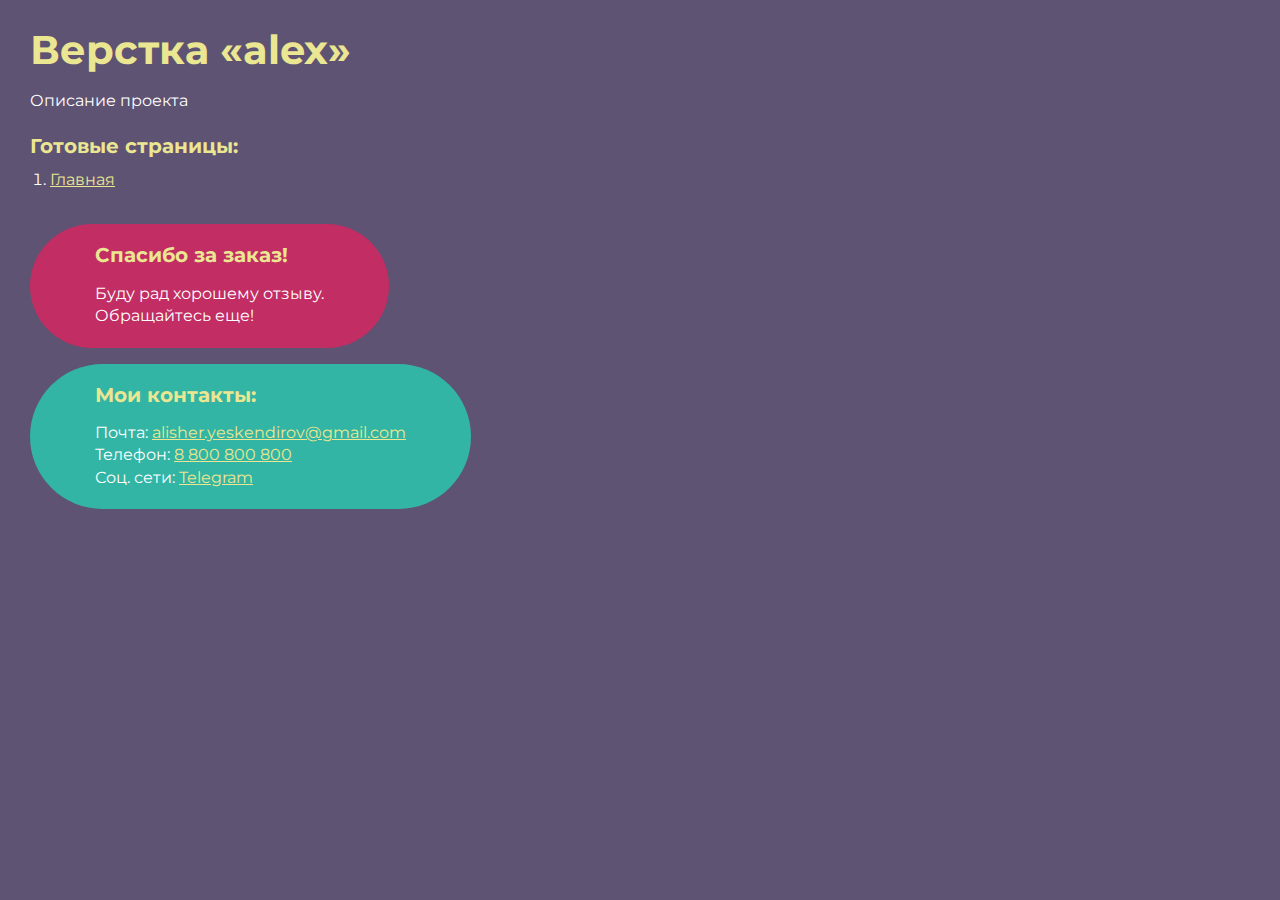
<file: index.html>
<!DOCTYPE html>
<html>

<head>
	<meta charset="UTF-8">
	<meta name="viewport" content="width=device-width, initial-scale=1.0">
	<title>Верстка «ALEX»</title>
</head>

<body>
	<div class="rootpage">
		<h1>Верстка «alex»</h1>
		<div class="rootpage__info">
			Описание проекта
		</div>
		<h2>Готовые страницы:</h2>
		<ol class="rootpage__list">
			<li><a target="_blank" href="home.html">Главная</a></li>
		</ol>
		<div class="rootpage__tnx">
			<h2>Спасибо за заказ!</h2>
			<p>Буду рад хорошему отзыву.</p>
			<p>Обращайтесь еще!</p>
		</div>
		<div class="rootpage__contacts">
			<h2>Мои контакты:</h2>
			<p>Почта: <a href="mailto:alisher.yeskendirov@gmail.com">alisher.yeskendirov@gmail.com</a></p>
			<p>Телефон: <a href="tel:8800800800">8 800 800 800</a></p>
			<p>Соц. сети: <a href="https://t.me/alisher_yes">Telegram</a></p>
		</div>
	</div>
</body>
<style>
	@charset "UTF-8";
	@import url("https://fonts.googleapis.com/css?family=Montserrat:regular,700&display=swap");

	*,
	*::before,
	*::after {
		padding: 0px;
		margin: 0px;
		border: 0px;
		box-sizing: border-box;
	}

	html,
	body {
		height: 100%;
		margin: 0;
		padding: 0;
		min-width: 320px;
		width: 100%;
		color: #fff;
		background-color: #5e5373;
	}

	body {
		font-family: Montserrat;
		font-size: 100%;
		line-height: 1;
		font-size: 1rem;
	}

	a {
		text-decoration: underline;
		color: #ebe691
	}

	a:visited {
		text-decoration: underline;
		color: #aaa768;
	}

	a:hover {
		text-decoration: none;
	}

	ul li {
		list-style: none;
	}

	img {
		vertical-align: top;
	}

	.wrapper {
		width: 100%;
		min-height: 100%;
		overflow: hidden;
	}

	.rootpage {
		padding: 30px;
		display: flex;
		flex-direction: column;
		align-items: flex-start;
	}

	@media (max-width: 767px) {
		.rootpage {
			padding: 30px 15px;
		}
	}

	h1 {
		color: #ebe691;
		font-size: 2.5rem;
		margin: 0px 0px 1.25rem 0px;
	}

	@media (max-width: 767px) {
		h1 {
			font-size: 1.85rem;
			margin: 0px 0px 1.25rem 0px;
		}
	}

	h2 {
		color: #ebe691;
		font-size: 1.25rem;
		margin: 0px 0px 1rem 0px;
	}

	@media (max-width: 767px) {
		h2 {
			font-size: 1.125rem;
			margin: 0px 0px 1rem 0px;
		}
	}

	.rootpage__info {
		line-height: 140%;
		margin: 0px 0px 1.5rem 0px;
	}

	.rootpage__list {
		margin: 0px 0px 2.25rem 1.25rem;
	}

	.rootpage__list li:not(:last-child) {
		margin: 0px 0px 15px 0px;
	}

	.rootpage__contacts,
	.rootpage__tnx {
		border-radius: 200px;
		padding: 20px 65px;
		line-height: 140%;
	}

	@media (max-width: 767px) {

		.rootpage__contacts,
		.rootpage__tnx {
			border-radius: 40px;
			padding: 20px;
		}
	}

	.rootpage__contacts {
		background: #32b5a4;

	}

	.rootpage__contacts a {
		color: #ebe691;
	}

	.rootpage__tnx {
		background: #c22d63;
		margin: 0px 0px 1rem 0px;
	}
</style>

</html>
</file>
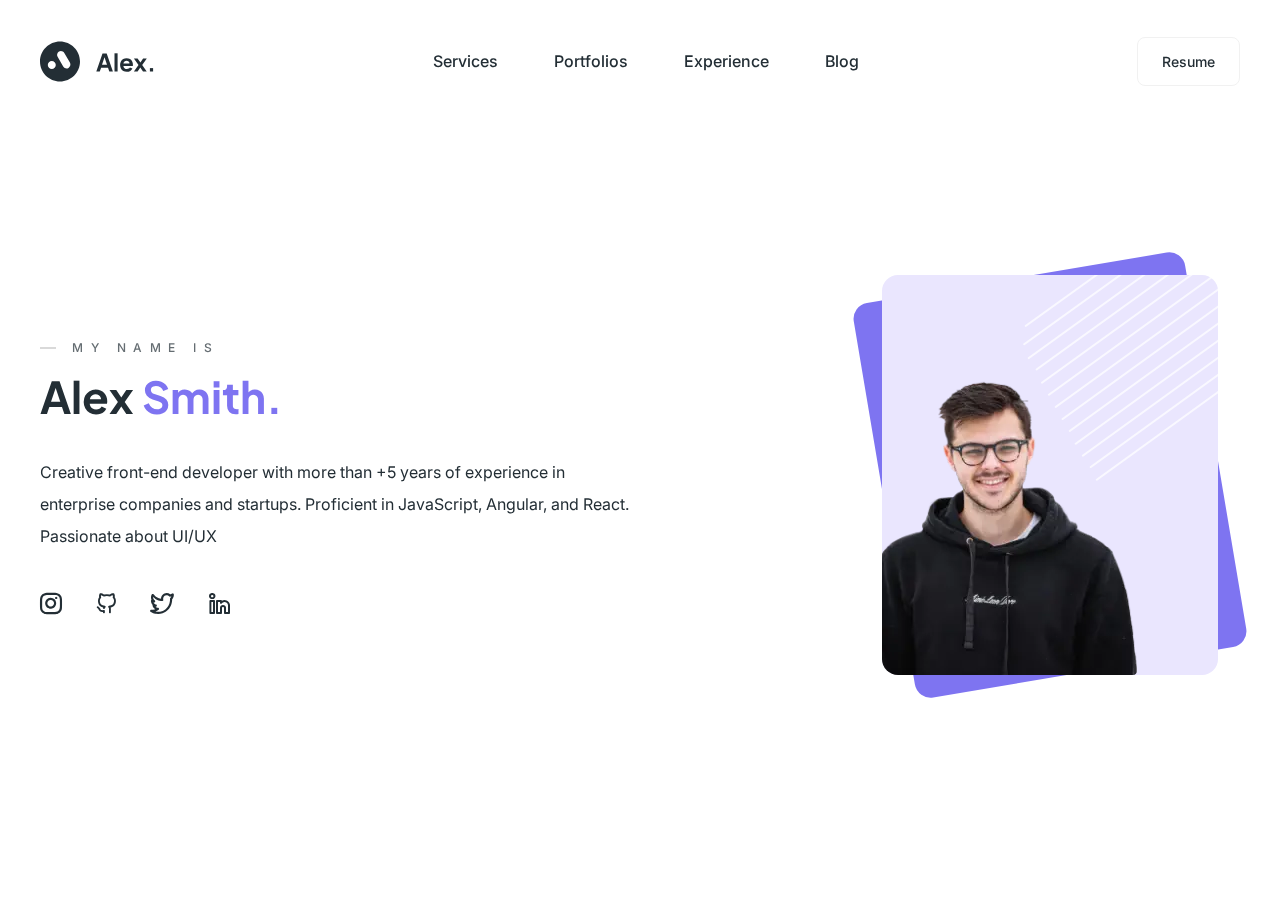
<file: home.html>
<!DOCTYPE html>
<html lang="en">

<head>
	<title>HomePage</title>
	<meta charset="UTF-8">
	<meta name="format-detection" content="telephone=no">
	<!-- <style>body{opacity: 0;}</style> -->
	<link rel="stylesheet" href="css/style.min.css?_v=20221220183036">
	<link rel="shortcut icon" href="favicon.ico">
	<!-- <meta name="robots" content="noindex, nofollow"> -->
	<meta name="viewport" content="width=device-width, initial-scale=1.0">
</head>

<body>
	<div data-fp class="wrapper">
		<header class="header">
			<div class="header__container">
				<a href="" class="header__logo"><img src="img/logo.svg" alt="Logo"></a>
				<div class="header__menu menu">
					<nav class="menu__body">
						<ul class="menu__list">
							<li class="menu__item"><a data-goto=".services" href="#" class="menu__link">Services</a></li>
							<li class="menu__item"><a data-goto=".portfolio" href="#" class="menu__link">Portfolios</a></li>
							<li class="menu__item"><a data-goto=".career" href="#" class="menu__link">Experience</a></li>
							<li class="menu__item"><a data-goto=".blog" href="#" class="menu__link">Blog</a></li>
						</ul>
					</nav>
				</div>
				<div class="header__actions">
					<a href="" class="header__button">Resume</a>
					<button type="button" class="icon-menu"><span></span></button>
				</div>
			</div>
		</header>
		<main class="page">
			<section data-fp-section class="page__main main-section">
				<div class="main-section__container">
					<div class="main-section__content">
						<div class="main-section__title title">
							<div class="title__label">MY NAME IS</div>
							<h1 class="title__value title__value_big">Alex <span>Smith.</span></h1>
						</div>
						<div class="main-section__text text">
							<p>Creative front-end developer with more than +5 years of experience in enterprise companies and startups. Proficient in JavaScript, Angular, and React. Passionate about UI/UX</p>
						</div>
						<ul class="main-section__social social">
							<li class="social__item">
								<a href="" class="social__link _icon-s-instagram"></a>
							</li>
							<li class="social__item">
								<a href="" class="social__link _icon-s-git"></a>
							</li>
							<li class="social__item">
								<a href="" class="social__link _icon-s-twitter"></a>
							</li>
							<li class="social__item">
								<a href="" class="social__link _icon-s-linkedin"></a>
							</li>
						</ul>
					</div>
					<div class="main-section__decor decor-main-section">
						<div class="decor-main-section__box">
							<div class="decor-main-section__image">
								<picture><source srcset="img/main/picture.webp" type="image/webp"><img class="decor-main-section__picture" src="img/main/picture.png" alt="Picture"></picture>
							</div>
						</div>
					</div>
				</div>
			</section>
			<section data-fp-section class="page__services services">
				<div class="services__container">
					<div class="services__title title">
						<div class="title__label">SERVICES</div>
						<h2 class="title__value">Specialized in</h2>
					</div>
					<div class="services__items">
						<article class="services__item item-service">
							<div class="item-service__icon">
								<img src="img/services/icons/01.svg" alt="Icon">
							</div>
							<h4 class="item-service__title">UI/UX Design</h4>
							<div class="item-service__text">Turn what you have in mind of a digital product into reality. For any platform you consider.</div>
						</article>
						<article class="services__item item-service">
							<div class="item-service__icon">
								<img src="img/services/icons/02.svg" alt="Icon">
							</div>
							<h4 class="item-service__title">Application Development</h4>
							<div class="item-service__text">Standard designing, building, and implementing your applications with documentation.</div>
						</article>
						<article class="services__item item-service">
							<div class="item-service__icon">
								<img src="img/services/icons/03.svg" alt="Icon">
							</div>
							<h4 class="item-service__title">Web Development</h4>
							<div class="item-service__text">Create and maintain your websites and also take care of its performance and traffic capacity.</div>
						</article>
					</div>
				</div>
			</section>
			<section data-fp-section class="page__portfolio portfolio">
				<div class="portfolio__container">
					<div class="portfolio__header">
						<div class="portfolio__title title">
							<div class="title__label">MY WORKS</div>
							<h2 class="title__value">Featured Portfolios</h2>
						</div>
						<div class="portfolio__controls">
							<button type="button" class="portfolio__arrow portfolio__arrow_left _icon-slider-arrow"></button>
							<button type="button" class="portfolio__arrow portfolio__arrow_right _icon-slider-arrow"></button>
						</div>
					</div>
					<div class="portfolio__slider swiper">
						<div class="portfolio__wrapper swiper-wrapper">
							<div class="portfolio__slide swiper-slide">
								<article class="item-portfolio">
									<a href="" class="item-portfolio__image-ibg">
										<picture><source srcset="img/portfolio/01.webp" type="image/webp"><img src="img/portfolio/01.jpg" alt="Agency Website"></picture>
									</a>
									<div class="item-portfolio__body">
										<h4 class="item-portfolio__title">
											<a href="" class="item-portfolio__link-title">
												Agency Website.
											</a>
										</h4>
										<div class="item-portfolio__footer">
											<a href="" class="item-portfolio__category category-link">WordPress</a>
											<a href="" class="item-portfolio__link _icon-link"></a>
										</div>
									</div>
								</article>
							</div>
							<div class="portfolio__slide swiper-slide">
								<article class="item-portfolio">
									<a href="" class="item-portfolio__image-ibg">
										<picture><source srcset="img/portfolio/02.webp" type="image/webp"><img src="img/portfolio/02.jpg" alt="Agency Website"></picture>
									</a>
									<div class="item-portfolio__body">
										<h4 class="item-portfolio__title">
											<a href="" class="item-portfolio__link-title">
												Dashboard Website.
												Lorem ipsum, dolor sit amet consectetur adipisicing elit. Tempora, ullam.
											</a>
										</h4>
										<div class="item-portfolio__footer">
											<a href="" class="item-portfolio__category category-link">React</a>
											<a href="" class="item-portfolio__link _icon-link"></a>
										</div>
									</div>
								</article>
							</div>
							<div class="portfolio__slide swiper-slide">
								<article class="item-portfolio">
									<a href="" class="item-portfolio__image-ibg">
										<picture><source srcset="img/portfolio/03.webp" type="image/webp"><img src="img/portfolio/03.jpg" alt="Agency Website"></picture>
									</a>
									<div class="item-portfolio__body">
										<h4 class="item-portfolio__title">
											<a href="" class="item-portfolio__link-title">Support Center Website.</a>
										</h4>
										<div class="item-portfolio__footer">
											<a href="" class="item-portfolio__category category-link">PHP</a>
											<a href="" class="item-portfolio__link _icon-link"></a>
										</div>
									</div>
								</article>
							</div>
							<div class="portfolio__slide swiper-slide">
								<article class="item-portfolio">
									<a href="" class="item-portfolio__image-ibg">
										<picture><source srcset="img/portfolio/02.webp" type="image/webp"><img src="img/portfolio/02.jpg" alt="Agency Website"></picture>
									</a>
									<div class="item-portfolio__body">
										<h4 class="item-portfolio__title">
											<a href="" class="item-portfolio__link-title">Dashboard Website.</a>
										</h4>
										<div class="item-portfolio__footer">
											<a href="" class="item-portfolio__category category-link">React</a>
											<a href="" class="item-portfolio__link _icon-link"></a>
										</div>
									</div>
								</article>
							</div>
						</div>
					</div>
				</div>
			</section>
			<section data-fp-section class="page__career career">
				<div data-tabs="768" class="career__container">
					<div class="career__body">
						<div class="career__title title">
							<div class="title__label">career path</div>
							<h2 class="title__value">Work Experices</h2>
						</div>
						<nav data-tabs-titles class="career__navigation navigation-career">
							<button type="button" class="navigation-career__title _tab-active">Apple</button>
							<button type="button" class="navigation-career__title">Microsoft</button>
							<button type="button" class="navigation-career__title">Facebook</button>
							<button type="button" class="navigation-career__title">Slack</button>
						</nav>
						<div data-tabs-body class="career__content content-career">
							<div class="content-career__body">
								<div class="content-career__header">
									<div class="content-career__title">Front-end Developer <a href="" class="content-career__link-title">Apple .Inc</a></div>
									<div class="content-career__location">California, United States</div>
									<div class="content-career__time">Nov 2020 - Present · Full-time</div>
									<div class="content-career__categories">
										<a href="" class="category-link">Swift</a>
										<a href="" class="category-link">Go</a>
									</div>
								</div>
								<div class="content-career__main">
									<ul class="content-career__list list-content-career">
										<li class="list-content-career__item">Improving overall website performance for mobile users.</li>
										<li class="list-content-career__item">Collaborate with back-end developers and web designers to improve usability</li>
										<li class="list-content-career__item">Add voice search feature for mobile app.</li>
										<li class="list-content-career__item">Developing an admin panel to manage contents, users, products and ...</li>
									</ul>
								</div>
							</div>
							<div class="content-career__body">
								<div class="content-career__header">
									<div class="content-career__title">Front-end Developer <a href="" class="content-career__link-title">Microsoft .Inc</a></div>
									<div class="content-career__location">California, United States</div>
									<div class="content-career__time">Nov 2020 - Present · Full-time</div>
									<div class="content-career__categories">
										<a href="" class="category-link">Swift</a>
										<a href="" class="category-link">Go</a>
									</div>
								</div>
								<div class="content-career__main">
									<ul class="content-career__list list-content-career">
										<li class="list-content-career__item">Improving overall website performance for mobile users.</li>
										<li class="list-content-career__item">Collaborate with back-end developers and web designers to improve usability</li>
										<li class="list-content-career__item">Add voice search feature for mobile app.</li>
										<li class="list-content-career__item">Developing an admin panel to manage contents, users, products and ...</li>
									</ul>
								</div>
							</div>
							<div class="content-career__body">
								<div class="content-career__header">
									<div class="content-career__title">Front-end Developer <a href="" class="content-career__link-title">Facebook .Inc</a></div>
									<div class="content-career__location">California, United States</div>
									<div class="content-career__time">Nov 2020 - Present · Full-time</div>
									<div class="content-career__categories">
										<a href="" class="category-link">Swift</a>
										<a href="" class="category-link">Go</a>
									</div>
								</div>
								<div class="content-career__main">
									<ul class="content-career__list list-content-career">
										<li class="list-content-career__item">Improving overall website performance for mobile users.</li>
										<li class="list-content-career__item">Collaborate with back-end developers and web designers to improve usability</li>
										<li class="list-content-career__item">Add voice search feature for mobile app.</li>
										<li class="list-content-career__item">Developing an admin panel to manage contents, users, products and ...</li>
									</ul>
								</div>
							</div>
							<div class="content-career__body">
								<div class="content-career__header">
									<div class="content-career__title">Front-end Developer <a href="" class="content-career__link-title">Slack .Inc</a></div>
									<div class="content-career__location">California, United States</div>
									<div class="content-career__time">Nov 2020 - Present · Full-time</div>
									<div class="content-career__categories">
										<a href="" class="category-link">Swift</a>
										<a href="" class="category-link">Go</a>
									</div>
								</div>
								<div class="content-career__main">
									<ul class="content-career__list list-content-career">
										<li class="list-content-career__item">Improving overall website performance for mobile users.</li>
										<li class="list-content-career__item">Collaborate with back-end developers and web designers to improve usability</li>
										<li class="list-content-career__item">Add voice search feature for mobile app.</li>
										<li class="list-content-career__item">Developing an admin panel to manage contents, users, products and ...</li>
									</ul>
								</div>
							</div>
						</div>
					</div>
				</div>
			</section>
			<section data-fp-section class="page__blog blog">
				<div class="blog__container">
					<div class="blog__title title">
						<div class="title__label">MY ARTICLES</div>
						<h2 class="title__value">Personal Blog</h2>
					</div>
					<div class="blog__items">
						<article class="blog__item item-blog">
							<a href="" class="item-blog__image-ibg">
								<picture><source srcset="img/blog/01.webp" type="image/webp"><img src="img/blog/01.jpg" alt="How to prototype in figma"></picture>
							</a>
							<div class="item-blog__body">
								<h4 class="item-blog__title">
									<a href="" class="item-blog__link-title">How to prototype in figma</a>
								</h4>
								<div class="item-blog__date date">July 15, 2021</div>
								<div class="item-blog__text text">
									Lorem ipsum dolor sit amet, consectetur adipiscing elit. Fusce id magna nec ante scelerisque laoreet. Fusce finibus ...
								</div>
								<a href="" class="item-blog__link">Continue Reading</a>
							</div>
						</article>
						<article class="blog__item item-blog">
							<a href="" class="item-blog__image-ibg">
								<picture><source srcset="img/blog/02.webp" type="image/webp"><img src="img/blog/02.jpg" alt="How to prototype in figma"></picture>
							</a>
							<div class="item-blog__body">
								<h4 class="item-blog__title">
									<a href="" class="item-blog__link-title">Being more productive with Notion.</a>
								</h4>
								<div class="item-blog__date date">July 15, 2021</div>
								<div class="item-blog__text text">
									Lorem ipsum dolor sit amet, consectetur adipiscing elit. Fusce id magna nec ante scelerisque laoreet. Fusce finibus ...
								</div>
								<a href="" class="item-blog__link">Continue Reading</a>
							</div>
						</article>
						<article class="blog__item item-blog">
							<a href="" class="item-blog__image-ibg">
								<picture><source srcset="img/blog/03.webp" type="image/webp"><img src="img/blog/03.jpg" alt="How to prototype in figma"></picture>
							</a>
							<div class="item-blog__body">
								<h4 class="item-blog__title">
									<a href="" class="item-blog__link-title">Beginners guide to adobe illustrator</a>
								</h4>
								<div class="item-blog__date date">July 15, 2021</div>
								<div class="item-blog__text text">
									Lorem ipsum dolor sit amet, consectetur adipiscing elit. Fusce id magna nec ante scelerisque laoreet. Fusce finibus ...
								</div>
								<a href="" class="item-blog__link">Continue Reading</a>
							</div>
						</article>
					</div>
				</div>
			</section>
			<section data-fp-section class="page__testimonials testimonials">
				<div class="testimonials__container">
					<div class="testimonials__title title">
						<div class="title__label">MY CLIENTS</div>
						<h2 class="title__value">Testimonials</h2>
					</div>
					<div class="testimonials__items">
						<div class="testimonials__item item-testimonials">
							<div class="item-testimonials__avatar-ibg">
								<picture><source srcset="img/testimonials/01.webp" type="image/webp"><img src="img/testimonials/01.jpg" alt="Amelia Miller"></picture>
							</div>
							<div class="item-testimonials__text text">We were very pleased to hear how you resolved our website's user interface issues and challenges.</div>
							<div class="item-testimonials__name">Amelia Miller</div>
							<div class="item-testimonials__profession date">Designer</div>
						</div>
						<div class="testimonials__item item-testimonials">
							<div class="item-testimonials__avatar-ibg">
								<picture><source srcset="img/testimonials/02.webp" type="image/webp"><img src="img/testimonials/02.jpg" alt="Amelia Miller"></picture>
							</div>
							<div class="item-testimonials__text text">
								We were very pleased to hear how you resolved our website's user interface issues and challenges.
								Lorem ipsum dolor sit amet consectetur adipisicing elit. Voluptatibus, quasi!
							</div>
							<div class="item-testimonials__name">James Delaney</div>
							<div class="item-testimonials__profession date">Designer</div>
						</div>
						<div class="testimonials__item item-testimonials">
							<div class="item-testimonials__avatar-ibg">
								<picture><source srcset="img/testimonials/03.webp" type="image/webp"><img src="img/testimonials/03.jpg" alt="Amelia Miller"></picture>
							</div>
							<div class="item-testimonials__text text">We were very pleased to hear how you resolved our website's user interface issues and challenges.</div>
							<div class="item-testimonials__name">Isabella Bennett</div>
							<div class="item-testimonials__profession date">Designer</div>
						</div>
					</div>
				</div>
			</section>
			<section data-fp-section class="page__skills skills">
				<div class="skills__container">
					<div class="skills__title title">
						<div class="title__label">MY CLIENTS</div>
						<h2 class="title__value">Testimonials</h2>
					</div>
					<div class="skills__body">
						<div class="skills__timeline timeline">
							<div class="timeline__item">
								<div class="timeline__title">Kingston university</div>
								<div class="timeline__text">Master's degree - Software Engineering</div>
								<div class="timeline__date">2019 - 2021</div>
							</div>
							<div class="timeline__item">
								<div class="timeline__title">Kingston university</div>
								<div class="timeline__text">Bachelor's degree - Computer Engineering</div>
								<div class="timeline__date">2015 - 2019</div>
							</div>
							<div class="timeline__item">
								<div class="timeline__title">Westminster School </div>
								<div class="timeline__text">Diploma's degree - Mathematics</div>
								<div class="timeline__date">2013 - 2015</div>
							</div>
						</div>
						<div class="skills__content content-skills">
							<div class="content-skills__text text">
								<p>
									For 5+ years, I have been continuously learning in the field of front-end and experimenting with new technologies and frameworks, and here you can see a summary of my skills.
								</p>
							</div>
							<div class="content-skills__items">
								<div class="content-skills__item">
									<div class="content-skills__label">React</div>
									<div class="content-skills__line">
										<span style="width: 67.5%;"></span>
									</div>
								</div>
								<div class="content-skills__item">
									<div class="content-skills__label">Angular</div>
									<div class="content-skills__line">
										<span style="width: 52%;"></span>
									</div>
								</div>
								<div class="content-skills__item">
									<div class="content-skills__label">Javascript</div>
									<div class="content-skills__line">
										<span style="width: 63.8%;"></span>
									</div>
								</div>
							</div>
						</div>
					</div>
				</div>
			</section>
		</main>
		<div data-fp-section class="page__bottom bottom-page">
			<section class="page__contacts contacts">
				<div class="contacts__container">
					<div class="contacts__content">
						<form action="#" class="contacts__form form">
							<div class="form__item">
								<input autocomplete="off" type="text" name="form[]" data-error="Error" data-required placeholder="Name" class="form__input">
							</div>
							<div class="form__item">
								<input autocomplete="off" type="text" name="form[]" data-error="Error" data-required="email" placeholder="Email" class="form__input">
							</div>
							<div class="form__item">
								<textarea autocomplete="off" name="form[]" placeholder="Message" data-error="Error" class="form__input"></textarea>
							</div>
							<div class="form__item">
								<button type="submit" class="form__button">Send Message</button>
							</div>
						</form>
						<div class="contacts__body">
							<ul class="contacts__list list-contacts">
								<li class="list-contacts__item">
									<div class="list-contacts__icon">
										<img src="img/contacts/icons/01.svg" alt="">
									</div>
									<div class="list-contacts__body">
										<div class="list-contacts__title">Address</div>
										<a href="" class="list-contacts__text">3424 Layman Avenue, Fayetteville, NC</a>
									</div>
								</li>
								<li class="list-contacts__item">
									<div class="list-contacts__icon">
										<img src="img/contacts/icons/02.svg" alt="">
									</div>
									<div class="list-contacts__body">
										<div class="list-contacts__title">Phone</div>
										<a href="tel:5014141541" class="list-contacts__text">(501) 414-1541</a>
									</div>
								</li>
								<li class="list-contacts__item">
									<div class="list-contacts__icon">
										<img src="img/contacts/icons/03.svg" alt="">
									</div>
									<div class="list-contacts__body">
										<div class="list-contacts__title">E-Mail</div>
										<a href="mailto:devchapter@gmail.com" class="list-contacts__text">devchapter@gmail.com</a>
									</div>
								</li>
							</ul>
						</div>
					</div>
				</div>
			</section>
			<footer class="footer">
				<div class="footer__container">
					<ul class="footer__social social">
						<li class="social__item">
							<a href="" class="social__link _icon-s-instagram"></a>
						</li>
						<li class="social__item">
							<a href="" class="social__link _icon-s-git"></a>
						</li>
						<li class="social__item">
							<a href="" class="social__link _icon-s-twitter"></a>
						</li>
						<li class="social__item">
							<a href="" class="social__link _icon-s-linkedin"></a>
						</li>
					</ul>
					<div class="footer__copy">© 2022 - DevChapter</div>
				</div>
			</footer>
		</div>
	</div>
	<!-- <div id="popup" aria-hidden="true" class="popup">
	<div class="popup__wrapper">
		<div class="popup__content">
			<button data-close type="button" class="popup__close">Закрыть</button>
			<div class="popup__text">
				Text
			</div>
		</div>
	</div>
</div> -->
	<script src="js/app.min.js?_v=20221220183036"></script>
</body>

</html>
</file>
<file: css/style.min.css>
@charset "UTF-8";@import url(https://fonts.googleapis.com/css?family=Inter:regular,500&display=swap);@import url(https://fonts.googleapis.com/css?family=Plus+Jakarta+Sans:500,700&display=swap);@font-face{font-family:icons;font-display:swap;src:url(../fonts/icons.woff2) format("woff2"),url(../fonts/icons.woff) format("woff");font-weight:400;font-style:normal}.navigation-career__title::after,[class*=_icon-]:before{font-family:icons;font-style:normal;font-weight:400;font-variant:normal;text-transform:none;line-height:1;-webkit-font-smoothing:antialiased;-moz-osx-font-smoothing:grayscale}[class*=_icon-]:before{display:block}._icon-link:before{content:"\e900"}._icon-s-git:before{content:"\e901"}._icon-s-instagram:before{content:"\e902"}._icon-slider-arrow:before{content:"\e903"}._icon-s-linkedin:before{content:"\e904"}._icon-s-twitter:before{content:"\e905"}*{padding:0;margin:0;border:0}*,:after,:before{-webkit-box-sizing:border-box;box-sizing:border-box}body,html{height:100%;min-width:320px}body{color:#232e35;line-height:1;font-family:Inter;font-size:1rem;-ms-text-size-adjust:100%;-moz-text-size-adjust:100%;-webkit-text-size-adjust:100%;-webkit-font-smoothing:antialiased;-moz-osx-font-smoothing:grayscale}button,input,textarea{font-family:Inter;font-size:inherit}button{cursor:pointer;color:inherit;background-color:inherit}a{color:inherit;text-decoration:none}ul li{list-style:none}img{vertical-align:top}h1,h2,h3,h4,h5,h6{font-weight:inherit;font-size:inherit}.lock body{overflow:hidden;-ms-touch-action:none;touch-action:none;-ms-scroll-chaining:none;overscroll-behavior:none}.wrapper{min-height:100%;display:-webkit-box;display:-ms-flexbox;display:flex;-webkit-box-orient:vertical;-webkit-box-direction:normal;-ms-flex-direction:column;flex-direction:column;overflow:hidden}.wrapper>main{-webkit-box-flex:1;-ms-flex:1 1 auto;flex:1 1 auto}.wrapper>*{min-width:0}[class*=__container]{min-height:100%;max-width:76.875rem;margin:0 auto;padding:0 .9375rem}.fp-init body{overflow:hidden;-ms-touch-action:none;touch-action:none;-ms-scroll-chaining:none;overscroll-behavior:none}[data-fp]{min-height:100vh}.touch [data-fp]{min-height:calc(var(--vh,1vh) * 100)}.fp-init [data-fp]{z-index:1;-ms-touch-action:none;touch-action:none;position:relative;overflow:hidden}.fp-switching [data-fp-section]{-ms-touch-action:none;touch-action:none}.fp-init [data-fp-section]{position:absolute;top:0;left:0;right:0;bottom:0;width:100%;height:100%;overflow:auto}.fp-init .cards-mode [data-fp-section],.fp-init .slider-mode [data-fp-section]{-webkit-transition:-webkit-transform .7s cubic-bezier(.55,.085,0,.99) 0s;transition:-webkit-transform .7s cubic-bezier(.55,.085,0,.99) 0s;-o-transition:transform .7s cubic-bezier(.55,.085,0,.99) 0s;transition:transform .7s cubic-bezier(.55,.085,0,.99) 0s;transition:transform .7s cubic-bezier(.55,.085,0,.99) 0s,-webkit-transform .7s cubic-bezier(.55,.085,0,.99) 0s}.fp-init .fade-mode [data-fp-section]{-webkit-transition:opacity .5s ease-in-out 0s,visibility .5s ease-in-out 0s;-o-transition:opacity .5s ease-in-out 0s,visibility .5s ease-in-out 0s;transition:opacity .5s ease-in-out 0s,visibility .5s ease-in-out 0s}.fp-bullets{position:fixed;top:50%;-webkit-transform:translate(0,-50%);-ms-transform:translate(0,-50%);transform:translate(0,-50%);right:2.5rem;max-height:100%;display:-webkit-box;display:-ms-flexbox;display:flex;-webkit-box-orient:vertical;-webkit-box-direction:normal;-ms-flex-direction:column;flex-direction:column;-ms-flex-wrap:wrap;flex-wrap:wrap;-webkit-box-align:center;-ms-flex-align:center;align-items:center;-webkit-box-pack:center;-ms-flex-pack:center;justify-content:center;z-index:2;gap:.625rem}.fp-bullets .fp-bullet{cursor:pointer;width:1.25rem;height:1.25rem;-webkit-box-flex:0;-ms-flex:0 0 1.25rem;flex:0 0 1.25rem;border-radius:.625rem;background-color:#100c46;-webkit-box-shadow:0 0 .1875rem #6257fe,0 0 1.875rem rgba(255,255,255,.8);box-shadow:0 0 .1875rem #6257fe,0 0 1.875rem rgba(255,255,255,.8);border:.0625rem solid #fff;opacity:.6;-webkit-transition:opacity .4s ease-in-out 0s,background-color .4s ease-in-out 0s,-webkit-transform .4s ease-in-out 0s,-webkit-box-shadow .4s ease-in-out 0s;transition:opacity .4s ease-in-out 0s,background-color .4s ease-in-out 0s,-webkit-transform .4s ease-in-out 0s,-webkit-box-shadow .4s ease-in-out 0s;-o-transition:transform .4s ease-in-out 0s,opacity .4s ease-in-out 0s,background-color .4s ease-in-out 0s,box-shadow .4s ease-in-out 0s;transition:transform .4s ease-in-out 0s,opacity .4s ease-in-out 0s,background-color .4s ease-in-out 0s,box-shadow .4s ease-in-out 0s;transition:transform .4s ease-in-out 0s,opacity .4s ease-in-out 0s,background-color .4s ease-in-out 0s,box-shadow .4s ease-in-out 0s,-webkit-transform .4s ease-in-out 0s,-webkit-box-shadow .4s ease-in-out 0s}.fp-bullets .fp-bullet-active{opacity:1;background-color:#6257fe;-webkit-transform:translate3D(-.3125rem,-.125rem,0);-ms-transform:translate3D(-.3125rem,-.125rem,0);transform:translate3D(-.3125rem,-.125rem,0);-webkit-box-shadow:.3125rem .125rem .1875rem #100c46,0 0 1.875rem rgba(255,255,255,.8);box-shadow:.3125rem .125rem .1875rem #100c46,0 0 1.875rem rgba(255,255,255,.8)}[class*=-ibg]{position:relative}[class*=-ibg] img{position:absolute;width:100%;height:100%;top:0;left:0;-o-object-fit:cover;object-fit:cover}[class*=-ibg_contain] img{-o-object-fit:contain;object-fit:contain}.title__label{text-transform:uppercase;font-weight:500;font-size:.75rem;line-height:2;letter-spacing:.625em;color:#656d72;display:-webkit-box;display:-ms-flexbox;display:flex;-webkit-box-align:center;-ms-flex-align:center;align-items:center;gap:1rem}.title__label::before{content:"";width:1rem;height:.125rem;background-color:#d9d9d9}.title__label:not(:last-child){margin-bottom:.75em}.title__value{font-family:"Plus Jakarta Sans";font-weight:700;line-height:1.25}.title__value span{color:#7e74f1}.title__value_big{line-height:1.25}.text{line-height:2}.text p:not(:last-child){margin-bottom:.9375rem}.social{display:-webkit-box;display:-ms-flexbox;display:flex;-ms-flex-wrap:wrap;flex-wrap:wrap;-webkit-box-align:center;-ms-flex-align:center;align-items:center;row-gap:.3125rem}.social__link{font-size:1.375rem;-webkit-transition:color .3s ease 0s;-o-transition:color .3s ease 0s;transition:color .3s ease 0s}.category-link{display:inline-block;border:1px solid #f1f1f1;border-radius:.25rem;color:#656d72;font-size:.75rem;padding:.25rem .5rem;line-height:1.25;-webkit-transition:all .3s ease 0s;-o-transition:all .3s ease 0s;transition:all .3s ease 0s}.date{padding:.25rem .5rem;display:inline-block;background:#fbfbfb;border-radius:.25rem;color:#656d72;font-size:.75rem;line-height:1.25}.header{position:fixed;width:100%;top:0;left:0;z-index:100;background-color:rgba(255,255,255,.75)}.header__container{display:-webkit-box;display:-ms-flexbox;display:flex;-webkit-box-align:center;-ms-flex-align:center;align-items:center;-webkit-box-pack:justify;-ms-flex-pack:justify;justify-content:space-between;gap:.9375rem;padding-bottom:.3125rem;padding-top:.3125rem;min-height:123px}.header__logo{position:relative;z-index:5}.header__button{position:relative;z-index:5;border:.0625rem solid #f1f1f1;border-radius:.5rem;font-weight:500;font-size:.875rem;line-height:1.2142857143;padding:.9375rem 1.5rem;-webkit-transition:all .3s ease 0s;-o-transition:all .3s ease 0s;transition:all .3s ease 0s}.header__actions{display:-webkit-box;display:-ms-flexbox;display:flex;gap:.9375rem;-webkit-box-align:center;-ms-flex-align:center;align-items:center}.menu__item{text-align:right}.menu__link{font-weight:500;line-height:1.1875;-webkit-transition:color .3s ease 0s;-o-transition:color .3s ease 0s;transition:color .3s ease 0s}.icon-menu{display:none}.bottom-page{display:-webkit-box;display:-ms-flexbox;display:flex;-webkit-box-orient:vertical;-webkit-box-direction:normal;-ms-flex-direction:column;flex-direction:column}.footer__container{display:-webkit-box;display:-ms-flexbox;display:flex;-webkit-box-pack:center;-ms-flex-pack:center;justify-content:center;-webkit-box-align:center;-ms-flex-align:center;align-items:center;-webkit-box-orient:vertical;-webkit-box-direction:normal;-ms-flex-direction:column;flex-direction:column;gap:.9375rem}.footer__social .social__link{color:#656d72}.footer__copy{color:#656d72;font-size:.875rem;line-height:1.2142857143}.main-section__container{display:-ms-grid;display:grid;-webkit-box-align:center;-ms-flex-align:center;align-items:center;-ms-grid-columns:(1fr)[2];grid-template-columns:repeat(2,1fr);padding-top:5rem;padding-bottom:1.875rem;-webkit-column-gap:1.25rem;-moz-column-gap:1.25rem;column-gap:1.25rem}.decor-main-section{max-width:336px;margin:0 1.375rem;-ms-grid-column-align:center;justify-self:center}.decor-main-section__box{position:relative;padding-bottom:119.0476190476%}.decor-main-section__box::after,.decor-main-section__box::before{content:"";position:absolute;top:0;left:0;width:100%;height:100%;border-radius:1rem}.decor-main-section__box::before{z-index:1;background-color:#7e74f1;-webkit-transform:rotate(-9.55deg);-ms-transform:rotate(-9.55deg);transform:rotate(-9.55deg)}.decor-main-section__box::after{z-index:2;background:#eae6fe url(../img/main/lines.svg) top right/58% no-repeat}.decor-main-section__image{position:absolute;width:100%;height:100%;top:0;left:0;border-radius:1rem;overflow:hidden}.decor-main-section__picture{z-index:3;position:absolute;bottom:0;left:0;max-width:100%}.services{background-color:#fbfbfb}.services__container{display:-webkit-box;display:-ms-flexbox;display:flex;-webkit-box-orient:vertical;-webkit-box-direction:normal;-ms-flex-direction:column;flex-direction:column;-webkit-box-pack:center;-ms-flex-pack:center;justify-content:center;-webkit-box-align:center;-ms-flex-align:center;align-items:center;padding-bottom:1.875rem;padding-top:5rem}.services__items{width:100%;display:-ms-grid;display:grid;grid-template-columns:repeat(auto-fill,minmax(17.5rem,1fr))}.item-service{border-radius:.5rem;background-color:#fff;display:-ms-grid;display:grid;justify-items:center;text-align:center}.item-service__icon{width:3.5rem;height:3.5rem;display:-webkit-box;display:-ms-flexbox;display:flex;-webkit-box-pack:center;-ms-flex-pack:center;justify-content:center;-webkit-box-align:center;-ms-flex-align:center;align-items:center;border-radius:50%;background-color:#f5f3fe}.item-service__icon:not(:last-child){margin-bottom:1.5rem}.item-service__title{font-weight:500;line-height:1.25}.item-service__title:not(:last-child){margin-bottom:1rem}.item-service__text{font-size:.875rem;line-height:1.7142857143}.portfolio__container{display:-webkit-box;display:-ms-flexbox;display:flex;-webkit-box-orient:vertical;-webkit-box-direction:normal;-ms-flex-direction:column;flex-direction:column;-webkit-box-pack:center;-ms-flex-pack:center;justify-content:center;padding-top:10rem;padding-bottom:1.875rem}.portfolio__header{display:-webkit-box;display:-ms-flexbox;display:flex;gap:1.25rem;-webkit-box-align:center;-ms-flex-align:center;align-items:center;-webkit-box-pack:justify;-ms-flex-pack:justify;justify-content:space-between}.portfolio__controls{display:-webkit-box;display:-ms-flexbox;display:flex;-webkit-box-align:center;-ms-flex-align:center;align-items:center;gap:1rem}.portfolio__arrow{width:2.5rem;height:2.5rem;background:#eae6fe;border-radius:1rem;color:#7e74f1;font-size:.75rem;-webkit-transition:background-color .3s ease 0s;-o-transition:background-color .3s ease 0s;transition:background-color .3s ease 0s}.portfolio__arrow.swiper-button-disabled{opacity:.5;cursor:default;background:#eae6fe;color:#7e74f1}.portfolio__arrow_left{-webkit-transform:rotate(-180deg);-ms-transform:rotate(-180deg);transform:rotate(-180deg)}.item-portfolio{border:1px solid #f5f5f5;border-radius:.5rem;overflow:hidden;display:-webkit-box;display:-ms-flexbox;display:flex;-webkit-box-orient:vertical;-webkit-box-direction:normal;-ms-flex-direction:column;flex-direction:column;min-height:100%}.item-portfolio__image-ibg{overflow:hidden;padding-bottom:81.7174515235%;opacity:.5;-webkit-transition:opacity .8s ease 0s;-o-transition:opacity .8s ease 0s;transition:opacity .8s ease 0s}.item-portfolio__image-ibg img{-o-object-position:top;object-position:top;-webkit-transition:-webkit-transform .8s ease 0s;transition:-webkit-transform .8s ease 0s;-o-transition:transform .8s ease 0s;transition:transform .8s ease 0s;transition:transform .8s ease 0s,-webkit-transform .8s ease 0s}.item-portfolio__body{padding:1.5rem;display:-webkit-box;display:-ms-flexbox;display:flex;-webkit-box-orient:vertical;-webkit-box-direction:normal;-ms-flex-direction:column;flex-direction:column;gap:1rem;-webkit-box-flex:1;-ms-flex:1 1 auto;flex:1 1 auto}.item-portfolio__title{-webkit-box-flex:1;-ms-flex:1 1 100%;flex:1 1 100%}.item-portfolio__link-title{color:#232e35;font-weight:500;line-height:1.25;-webkit-transition:color .3s ease 0s;-o-transition:color .3s ease 0s;transition:color .3s ease 0s}.item-portfolio__footer{display:-webkit-box;display:-ms-flexbox;display:flex;-webkit-box-align:center;-ms-flex-align:center;align-items:center;gap:1rem}.item-portfolio__link{-webkit-transition:color .3s ease 0s;-o-transition:color .3s ease 0s;transition:color .3s ease 0s;font-size:.59375rem}.career{background:#fbfbfb}.career__container{display:-webkit-box;display:-ms-flexbox;display:flex;-webkit-box-orient:vertical;-webkit-box-direction:normal;-ms-flex-direction:column;flex-direction:column;-webkit-box-pack:center;-ms-flex-pack:center;justify-content:center;padding-top:5rem;padding-bottom:1.875rem}.career__body{display:-ms-grid;display:grid;-ms-grid-columns:auto;grid-template-columns:auto;-ms-grid-rows:auto;grid-template-rows:auto}._tab-spoller .career__navigation{display:none}.navigation-career__title{width:100%;padding:.875rem 1.5rem;line-height:1.1875;text-align:left;-webkit-transition:all .3s ease 0s;-o-transition:all .3s ease 0s;transition:all .3s ease 0s;display:-webkit-box;display:-ms-flexbox;display:flex;-webkit-box-pack:justify;-ms-flex-pack:justify;justify-content:space-between;-webkit-box-align:center;-ms-flex-align:center;align-items:center}.navigation-career__title:not(:last-child){margin-bottom:.5625rem}.navigation-career__title::after{font-size:.75rem;content:"\e903";display:none}._tab-spoller .navigation-career__title{border:1px solid rgba(101,109,114,.2)}._tab-spoller .navigation-career__title::after{display:block;-webkit-transform:rotate(90deg);-ms-transform:rotate(90deg);transform:rotate(90deg)}.navigation-career__title._tab-active{background-color:#fff;color:#7e74f1}.navigation-career__title._tab-active::after{display:block}._tab-spoller .navigation-career__title._tab-active::after{-webkit-transform:rotate(-90deg);-ms-transform:rotate(-90deg);transform:rotate(-90deg)}._tab-spoller .content-career__body{padding:.9375rem 0 .9375rem 0}.content-career__header{border-bottom:1px solid #f1f1f1}.content-career__title{font-weight:500;font-size:1.125rem;line-height:1.2777777778}.content-career__title:not(:last-child){margin-bottom:.5rem}.content-career__link-title{text-decoration:underline}.content-career__location{color:#656d72;font-size:.875rem;line-height:1.2142857143}.content-career__location:not(:last-child){margin-bottom:1rem}.content-career__time{color:#656d72;font-size:.875rem;line-height:1.7142857143}.content-career__time:not(:last-child){margin-bottom:1rem}.list-content-career__item{color:#656d72;line-height:1.1875;position:relative;padding-left:1.75rem}.list-content-career__item:not(:last-child){margin-bottom:1rem}.list-content-career__item::before{content:"";background-color:#d9d9d9;width:.625rem;height:.125rem;position:absolute;left:0;top:.625em}.blog__container{display:-webkit-box;display:-ms-flexbox;display:flex;-webkit-box-orient:vertical;-webkit-box-direction:normal;-ms-flex-direction:column;flex-direction:column;-webkit-box-pack:center;-ms-flex-pack:center;justify-content:center;-webkit-box-align:center;-ms-flex-align:center;align-items:center;padding-bottom:1.875rem;padding-top:7.5rem}.blog__items{-ms-grid-row-align:stretch;align-self:stretch;display:-ms-grid;display:grid;grid-template-columns:repeat(auto-fill,minmax(17.5rem,1fr))}.item-blog{min-height:100%;display:-webkit-box;display:-ms-flexbox;display:flex;border-radius:.5rem;overflow:hidden;border:1px solid #f1f1f1;-webkit-box-orient:vertical;-webkit-box-direction:normal;-ms-flex-direction:column;flex-direction:column}.item-blog__image-ibg{overflow:hidden;padding-bottom:67.3130193906%}.item-blog__image-ibg img{-webkit-transition:-webkit-transform .8s ease 0s;transition:-webkit-transform .8s ease 0s;-o-transition:transform .8s ease 0s;transition:transform .8s ease 0s;transition:transform .8s ease 0s,-webkit-transform .8s ease 0s}.item-blog__body{padding:1rem 1rem 1.5rem 1rem;display:-ms-grid;display:grid;gap:1rem}.item-blog__link-title{-webkit-transition:color .3s ease 0s;-o-transition:color .3s ease 0s;transition:color .3s ease 0s;font-weight:500;line-height:1.5}.item-blog__date{-ms-grid-column-align:start;justify-self:start}.item-blog__link{margin-top:1.5rem;-ms-grid-column-align:center;justify-self:center;-webkit-transition:color .3s ease 0s;-o-transition:color .3s ease 0s;transition:color .3s ease 0s}.testimonials{background:#fbfbfb}.testimonials__container{display:-webkit-box;display:-ms-flexbox;display:flex;-webkit-box-orient:vertical;-webkit-box-direction:normal;-ms-flex-direction:column;flex-direction:column;-webkit-box-pack:center;-ms-flex-pack:center;justify-content:center;padding-top:5rem;padding-bottom:1.875rem}.testimonials__items{display:-ms-grid;display:grid;row-gap:5rem;grid-template-columns:repeat(auto-fill,minmax(17.5rem,1fr))}.item-testimonials{background:#fff;border-radius:.5rem;display:-webkit-box;display:-ms-flexbox;display:flex;-webkit-box-orient:vertical;-webkit-box-direction:normal;-ms-flex-direction:column;flex-direction:column;padding-bottom:1.5rem}.item-testimonials__avatar-ibg{border-radius:50%;overflow:hidden;width:6rem;height:6rem;-ms-flex-item-align:center;-ms-grid-row-align:center;align-self:center;margin-top:-3rem}.item-testimonials__avatar-ibg:not(:last-child){margin-bottom:2rem}.item-testimonials__text{-webkit-box-flex:1;-ms-flex:1 1 auto;flex:1 1 auto}.item-testimonials__name{font-size:.875rem;font-weight:500;line-height:1.2857142857}.item-testimonials__name:not(:last-child){margin-bottom:.5625rem}.item-testimonials__profession{-ms-flex-item-align:start;align-self:flex-start}.skills__container{display:-webkit-box;display:-ms-flexbox;display:flex;-webkit-box-orient:vertical;-webkit-box-direction:normal;-ms-flex-direction:column;flex-direction:column;-webkit-box-pack:center;-ms-flex-pack:center;justify-content:center;padding-top:5rem;padding-bottom:1.875rem}.skills__body{display:-ms-grid;display:grid;gap:2.5rem}.timeline{display:-ms-grid;display:grid;gap:4rem;position:relative}.timeline::before{content:"";position:absolute;left:.75rem;top:.15625em;height:100%;width:1px;background-color:#f1f1f1}.timeline__item{padding-left:2.5rem;position:relative}.timeline__item::before{content:"";position:absolute;width:1rem;background-color:#f1f1f1;left:.25rem;top:.15625em;height:1rem;z-index:3;border-radius:50%}.timeline__item:last-child::after{content:"";z-index:2;position:absolute;width:1px;height:100%;left:.75rem;bottom:0;background-color:#fff}.timeline__title{line-height:1.25;font-weight:500}.timeline__title:not(:last-child){margin-bottom:.625rem}.timeline__text{font-size:.875rem;line-height:1.2142857143}.timeline__text:not(:last-child){margin-bottom:1.5rem}.timeline__date{font-weight:500;line-height:1.0625}.content-skills__items{display:-ms-grid;display:grid}.content-skills__label{font-weight:500;line-height:1.0625}.content-skills__label:not(:last-child){margin-bottom:1rem}.content-skills__line{background:#f5f3fe;height:8px;border-radius:.125rem;position:relative}.content-skills__line span{position:absolute;height:100%;top:0;left:0;border-radius:.125rem;background-color:#7e74f1}.contacts{-webkit-box-flex:1;-ms-flex:1 1 auto;flex:1 1 auto;background:#fbfbfb}.contacts__container{display:-webkit-box;display:-ms-flexbox;display:flex;-webkit-box-orient:vertical;-webkit-box-direction:normal;-ms-flex-direction:column;flex-direction:column;-webkit-box-pack:center;-ms-flex-pack:center;justify-content:center;padding-top:9.375rem;padding-bottom:1.875rem}.contacts__content{display:-webkit-box;display:-ms-flexbox;display:flex;-webkit-box-align:center;-ms-flex-align:center;align-items:center}.contacts__form{-webkit-box-flex:0;-ms-flex:0 1 50%;flex:0 1 50%}.contacts__body{-webkit-box-flex:0;-ms-flex:0 1 50%;flex:0 1 50%}.form{display:-ms-grid;display:grid;gap:1rem}.form__item:last-child{padding-top:1.375rem}.form__input{width:100%;height:3rem;border-radius:.5rem;padding:0 1.5rem;background-color:#fff}.form__input::-webkit-input-placeholder{color:#656d72}.form__input::-moz-placeholder{color:#656d72}.form__input:-ms-input-placeholder{color:#656d72}.form__input::-ms-input-placeholder{color:#656d72}.form__input::placeholder{color:#656d72}.form__input:focus::-webkit-input-placeholder{color:#232e35}.form__input:focus::-moz-placeholder{color:#232e35}.form__input:focus:-ms-input-placeholder{color:#232e35}.form__input:focus::-ms-input-placeholder{color:#232e35}.form__input:focus::placeholder{color:#232e35}.form__button{background-color:#7e74f1;padding:1rem;color:#fff;width:100%;border-radius:.5rem;-webkit-transition:background-color .3s ease 0s;-o-transition:background-color .3s ease 0s;transition:background-color .3s ease 0s}.form__error{padding:.3125rem 1.5rem 0 1.5rem;color:red;font-size:.75rem}textarea.form__input{height:11.875rem;resize:vertical;padding:1.5rem}.list-contacts{display:-ms-grid;display:grid}.list-contacts__item{display:-webkit-box;display:-ms-flexbox;display:flex;-webkit-box-align:center;-ms-flex-align:center;align-items:center;gap:1.5rem}.list-contacts__icon{-webkit-box-flex:0;-ms-flex:0 0 3.5rem;flex:0 0 3.5rem;height:3.5rem;display:-webkit-box;display:-ms-flexbox;display:flex;-webkit-box-pack:center;-ms-flex-pack:center;justify-content:center;-webkit-box-align:center;-ms-flex-align:center;align-items:center;background:#f5f3fe;border-radius:1rem}.list-contacts__title{font-weight:500}.list-contacts__title:not(:last-child){margin-bottom:.25rem}.list-contacts__text{font-size:.875rem;line-height:1.7142857143;-webkit-transition:color .3s ease 0s;-o-transition:color .3s ease 0s;transition:color .3s ease 0s}.swiper{overflow:hidden}.swiper-wrapper{width:100%;height:100%;-webkit-box-sizing:content-box;box-sizing:content-box;display:-webkit-box;display:-ms-flexbox;display:flex;position:relative}.swiper-vertical .swiper-wrapper{-webkit-box-orient:vertical;-webkit-box-direction:normal;-ms-flex-direction:column;flex-direction:column}.swiper-autoheight .swiper-wrapper{-webkit-box-align:start;-ms-flex-align:start;align-items:flex-start}.swiper-initialized .swiper-slide{-ms-flex-negative:0;flex-shrink:0}.swiper-android .swiper-slide,.swiper-android .swiper-wrapper{-webkit-transform:translate3d(0,0,0);transform:translate3d(0,0,0)}.swiper-button-lock{display:none!important}@media (min-width:47.99875em){.menu__list{display:-webkit-box;display:-ms-flexbox;display:flex;-ms-flex-wrap:wrap;flex-wrap:wrap;row-gap:.3125rem}.decor-main-section{width:100%;-ms-grid-column-align:end;justify-self:end}.career__body{-ms-grid-columns:auto 1fr;grid-template-columns:auto 1fr;-ms-grid-rows:auto 1fr;grid-template-rows:auto 1fr;-ms-flex-line-pack:center;align-content:center;-webkit-box-align:start;-ms-flex-align:start;align-items:start;grid-auto-flow:column}.career__content{-ms-grid-row-span:2;grid-row:span 2}}@media (min-width:47.99875em) and (min-width:75em){.menu__list{-webkit-column-gap:3.5rem;-moz-column-gap:3.5rem;column-gap:3.5rem}}@media (min-width:47.99875em) and (min-width:76.875em){.career__content{padding-top:2rem}}@media (min-width:53.125em){.skills__body{-ms-grid-columns:1fr 54.8333333333%;grid-template-columns:1fr 54.8333333333%}}@media (min-width:76.875em){.title__value{font-size:2.25rem}.title__value_big{font-size:2.75rem}.social{-webkit-column-gap:2.125rem;-moz-column-gap:2.125rem;column-gap:2.125rem}.footer__container{padding-top:5.5rem}.footer__container{padding-bottom:5.5rem}.main-section__title:not(:last-child){margin-bottom:2rem}.main-section__text:not(:last-child){margin-bottom:2.5rem}.services__title:not(:last-child){margin-bottom:6.25rem}.services__items{gap:3.5rem}.item-service{padding:3.125rem}.portfolio__header{margin-bottom:5.625rem}.career__body{-webkit-column-gap:9rem;-moz-column-gap:9rem;column-gap:9rem}.career__body{row-gap:5rem}.content-career__header{padding-bottom:2rem}.content-career__main{padding-top:2rem}.blog__title{margin-bottom:5.25rem}.blog__items{gap:2.5rem}.testimonials__title{margin-bottom:8.25rem}.testimonials__items{-webkit-column-gap:2.5rem;-moz-column-gap:2.5rem;column-gap:2.5rem}.item-testimonials{padding-left:2.375rem}.item-testimonials{padding-right:2.375rem}.item-testimonials__text:not(:last-child){margin-bottom:3rem}.skills__title{margin-bottom:7rem}.content-skills__text:not(:last-child){margin-bottom:4rem}.content-skills__items{gap:2.5rem}.contacts__body{padding-left:6.5625rem}.list-contacts{gap:3rem}}@media (max-width:20em){.title__value{font-size:1.75rem}.title__value_big{font-size:2.25rem}.social{-webkit-column-gap:1.5625rem;-moz-column-gap:1.5625rem;column-gap:1.5625rem}.footer__container{padding-top:1.25rem}.footer__container{padding-bottom:1.25rem}.main-section__title:not(:last-child){margin-bottom:1rem}.main-section__text:not(:last-child){margin-bottom:1.25rem}.services__title:not(:last-child){margin-bottom:1.875rem}.services__items{gap:1.25rem}.item-service{padding:.9375rem}.portfolio__header{margin-bottom:1.875rem}.career__body{-webkit-column-gap:1.25rem;-moz-column-gap:1.25rem;column-gap:1.25rem}.career__body{row-gap:1.25rem}.content-career__header{padding-bottom:1.25rem}.content-career__main{padding-top:1.25rem}.blog__title{margin-bottom:1.875rem}.blog__items{gap:1.25rem}.testimonials__title{margin-bottom:5rem}.testimonials__items{-webkit-column-gap:1.25rem;-moz-column-gap:1.25rem;column-gap:1.25rem}.item-testimonials{padding-left:.625rem}.item-testimonials{padding-right:.625rem}.item-testimonials__text:not(:last-child){margin-bottom:1.25rem}.skills__title{margin-bottom:1.875rem}.content-skills__text:not(:last-child){margin-bottom:1.25rem}.content-skills__items{gap:1.25rem}.contacts__body{padding-left:1.25rem}.list-contacts{gap:1.25rem}}@media (max-width:76.875em){.fp-bullets{right:1.25rem}}@media (max-width:53.125em){.contacts__content{-webkit-box-orient:vertical;-webkit-box-direction:reverse;-ms-flex-direction:column-reverse;flex-direction:column-reverse}.contacts__form{-webkit-box-flex:0;-ms-flex:0 0 auto;flex:0 0 auto;width:100%}.contacts__body{-webkit-box-flex:0;-ms-flex:0 0 auto;flex:0 0 auto;width:100%;padding-left:0}.contacts__list{margin-bottom:1.875rem}}@media (max-width:47.99875em){.touch [data-fp]{-webkit-transition:height .2s;-o-transition:height .2s;transition:height .2s}.header__container{min-height:60px}.header__button{padding:.625rem .9375rem;color:#fff;border:.0625rem solid #232e35;background-color:#232e35}.menu__body{position:fixed;top:0;left:-100%;width:100%;height:100%;overflow:auto;-webkit-transition:left .3s ease 0s;-o-transition:left .3s ease 0s;transition:left .3s ease 0s;background-color:#7e74f1;padding:5.625rem .9375rem 1.875rem .9375rem}.menu__body::before{content:"";position:fixed;top:0;left:-100%;-webkit-transition:left .3s ease 0s;-o-transition:left .3s ease 0s;transition:left .3s ease 0s;width:100%;height:3.75rem;background-color:#cbc8e9;z-index:2}.menu-open .menu__body{left:0}.menu-open .menu__body::before{left:0}.menu__item:not(:last-child){margin-bottom:1.875rem}.menu__link{color:#fff;font-size:2rem}.icon-menu{display:block;position:relative;width:1.875rem;height:1.125rem;-webkit-box-flex:0;-ms-flex:0 0 1.875rem;flex:0 0 1.875rem;z-index:5}.icon-menu span,.icon-menu::after,.icon-menu::before{content:"";-webkit-transition:all .3s ease 0s;-o-transition:all .3s ease 0s;transition:all .3s ease 0s;right:0;position:absolute;width:100%;height:.125rem;background-color:#000}.icon-menu::before{top:0}.icon-menu::after{bottom:0}.icon-menu span{top:calc(50% - .0625rem)}.menu-open .icon-menu span{width:0}.menu-open .icon-menu::before{top:calc(50% - .0625rem);-webkit-transform:rotate(-45deg);-ms-transform:rotate(-45deg);transform:rotate(-45deg)}.menu-open .icon-menu::after{bottom:calc(50% - .0625rem);-webkit-transform:rotate(45deg);-ms-transform:rotate(45deg);transform:rotate(45deg)}.main-section__container{-ms-grid-columns:auto;grid-template-columns:auto;row-gap:1.875rem}.decor-main-section{max-width:none}}@media (max-width:47.99875em) and (any-hover:none){.icon-menu{cursor:default}}@media (max-width:47.99875em) and (max-width:20em){.decor-main-section{width:15.375rem}}@media (max-width:40.625em){.portfolio__slider{margin-right:-.9375rem;padding-right:.9375rem}}@media (max-width:37.5em){.portfolio__header{-webkit-box-align:stretch;-ms-flex-align:stretch;align-items:stretch;-webkit-box-orient:vertical;-webkit-box-direction:normal;-ms-flex-direction:column;flex-direction:column}.portfolio__controls{-webkit-box-pack:center;-ms-flex-pack:center;justify-content:center}}@media (max-width:29.99875em){.fp-bullets{top:auto;bottom:1.25rem;-webkit-transform:translate(50%,0);-ms-transform:translate(50%,0);transform:translate(50%,0);-webkit-box-orient:horizontal;-webkit-box-direction:normal;-ms-flex-direction:row;flex-direction:row;right:50%}}@media (min-width:20em) and (max-width:76.875em){@supports (font-size:clamp(1.75rem ,1.5741758242rem + 0.8791208791vw ,2.25rem)){.title__value{font-size:clamp(1.75rem ,1.5741758242rem + .8791208791vw ,2.25rem)}}@supports not (font-size:clamp(1.75rem ,1.5741758242rem + 0.8791208791vw ,2.25rem)){.title__value{font-size:calc(1.75rem + .5 * (100vw - 20rem)/ 56.875)}}@supports (font-size:clamp(2.25rem ,2.0741758242rem + 0.8791208791vw ,2.75rem)){.title__value_big{font-size:clamp(2.25rem ,2.0741758242rem + .8791208791vw ,2.75rem)}}@supports not (font-size:clamp(2.25rem ,2.0741758242rem + 0.8791208791vw ,2.75rem)){.title__value_big{font-size:calc(2.25rem + .5 * (100vw - 20rem)/ 56.875)}}@supports ((-moz-column-gap:clamp(1.5625rem ,1.3646978022rem + 0.989010989vw ,2.125rem)) or (column-gap:clamp(1.5625rem ,1.3646978022rem + 0.989010989vw ,2.125rem))){.social{-webkit-column-gap:clamp(1.5625rem ,1.3646978022rem + .989010989vw ,2.125rem);-moz-column-gap:clamp(1.5625rem ,1.3646978022rem + .989010989vw ,2.125rem);column-gap:clamp(1.5625rem ,1.3646978022rem + .989010989vw ,2.125rem)}}@supports not ((-moz-column-gap:clamp(1.5625rem ,1.3646978022rem + 0.989010989vw ,2.125rem)) or (column-gap:clamp(1.5625rem ,1.3646978022rem + 0.989010989vw ,2.125rem))){.social{-webkit-column-gap:calc(1.5625rem + .5625 * (100vw - 20rem)/ 56.875);-moz-column-gap:calc(1.5625rem + .5625 * (100vw - 20rem)/ 56.875);column-gap:calc(1.5625rem + .5625 * (100vw - 20rem)/ 56.875)}}@supports (padding-top:clamp(1.25rem ,-0.2445054945rem + 7.4725274725vw ,5.5rem)){.footer__container{padding-top:clamp(1.25rem ,-.2445054945rem + 7.4725274725vw ,5.5rem)}}@supports not (padding-top:clamp(1.25rem ,-0.2445054945rem + 7.4725274725vw ,5.5rem)){.footer__container{padding-top:calc(1.25rem + 4.25 * (100vw - 20rem)/ 56.875)}}@supports (padding-bottom:clamp(1.25rem ,-0.2445054945rem + 7.4725274725vw ,5.5rem)){.footer__container{padding-bottom:clamp(1.25rem ,-.2445054945rem + 7.4725274725vw ,5.5rem)}}@supports not (padding-bottom:clamp(1.25rem ,-0.2445054945rem + 7.4725274725vw ,5.5rem)){.footer__container{padding-bottom:calc(1.25rem + 4.25 * (100vw - 20rem)/ 56.875)}}@supports (margin-bottom:clamp(1rem ,0.6483516484rem + 1.7582417582vw ,2rem)){.main-section__title:not(:last-child){margin-bottom:clamp(1rem ,.6483516484rem + 1.7582417582vw ,2rem)}}@supports not (margin-bottom:clamp(1rem ,0.6483516484rem + 1.7582417582vw ,2rem)){.main-section__title:not(:last-child){margin-bottom:calc(1rem + 1 * (100vw - 20rem)/ 56.875)}}@supports (margin-bottom:clamp(1.25rem ,0.8104395604rem + 2.1978021978vw ,2.5rem)){.main-section__text:not(:last-child){margin-bottom:clamp(1.25rem ,.8104395604rem + 2.1978021978vw ,2.5rem)}}@supports not (margin-bottom:clamp(1.25rem ,0.8104395604rem + 2.1978021978vw ,2.5rem)){.main-section__text:not(:last-child){margin-bottom:calc(1.25rem + 1.25 * (100vw - 20rem)/ 56.875)}}@supports (margin-bottom:clamp(1.875rem ,0.3365384615rem + 7.6923076923vw ,6.25rem)){.services__title:not(:last-child){margin-bottom:clamp(1.875rem ,.3365384615rem + 7.6923076923vw ,6.25rem)}}@supports not (margin-bottom:clamp(1.875rem ,0.3365384615rem + 7.6923076923vw ,6.25rem)){.services__title:not(:last-child){margin-bottom:calc(1.875rem + 4.375 * (100vw - 20rem)/ 56.875)}}@supports (gap:clamp(1.25rem ,0.4587912088rem + 3.956043956vw ,3.5rem)){.services__items{gap:clamp(1.25rem ,.4587912088rem + 3.956043956vw ,3.5rem)}}@supports not (gap:clamp(1.25rem ,0.4587912088rem + 3.956043956vw ,3.5rem)){.services__items{gap:calc(1.25rem + 2.25 * (100vw - 20rem)/ 56.875)}}@supports (padding:clamp(0.9375rem ,0.1682692308rem + 3.8461538462vw ,3.125rem)){.item-service{padding:clamp(.9375rem ,.1682692308rem + 3.8461538462vw ,3.125rem)}}@supports not (padding:clamp(0.9375rem ,0.1682692308rem + 3.8461538462vw ,3.125rem)){.item-service{padding:calc(.9375rem + 2.1875 * (100vw - 20rem)/ 56.875)}}@supports (margin-bottom:clamp(1.875rem ,0.5563186813rem + 6.5934065934vw ,5.625rem)){.portfolio__header{margin-bottom:clamp(1.875rem ,.5563186813rem + 6.5934065934vw ,5.625rem)}}@supports not (margin-bottom:clamp(1.875rem ,0.5563186813rem + 6.5934065934vw ,5.625rem)){.portfolio__header{margin-bottom:calc(1.875rem + 3.75 * (100vw - 20rem)/ 56.875)}}@supports ((-moz-column-gap:clamp(1.25rem ,-1.4752747253rem + 13.6263736264vw ,9rem)) or (column-gap:clamp(1.25rem ,-1.4752747253rem + 13.6263736264vw ,9rem))){.career__body{-webkit-column-gap:clamp(1.25rem ,-1.4752747253rem + 13.6263736264vw ,9rem);-moz-column-gap:clamp(1.25rem ,-1.4752747253rem + 13.6263736264vw ,9rem);column-gap:clamp(1.25rem ,-1.4752747253rem + 13.6263736264vw ,9rem)}}@supports not ((-moz-column-gap:clamp(1.25rem ,-1.4752747253rem + 13.6263736264vw ,9rem)) or (column-gap:clamp(1.25rem ,-1.4752747253rem + 13.6263736264vw ,9rem))){.career__body{-webkit-column-gap:calc(1.25rem + 7.75 * (100vw - 20rem)/ 56.875);-moz-column-gap:calc(1.25rem + 7.75 * (100vw - 20rem)/ 56.875);column-gap:calc(1.25rem + 7.75 * (100vw - 20rem)/ 56.875)}}@supports (row-gap:clamp(1.25rem ,-0.0686813187rem + 6.5934065934vw ,5rem)){.career__body{row-gap:clamp(1.25rem ,-.0686813187rem + 6.5934065934vw ,5rem)}}@supports not (row-gap:clamp(1.25rem ,-0.0686813187rem + 6.5934065934vw ,5rem)){.career__body{row-gap:calc(1.25rem + 3.75 * (100vw - 20rem)/ 56.875)}}@supports (padding-bottom:clamp(1.25rem ,0.9862637363rem + 1.3186813187vw ,2rem)){.content-career__header{padding-bottom:clamp(1.25rem ,.9862637363rem + 1.3186813187vw ,2rem)}}@supports not (padding-bottom:clamp(1.25rem ,0.9862637363rem + 1.3186813187vw ,2rem)){.content-career__header{padding-bottom:calc(1.25rem + .75 * (100vw - 20rem)/ 56.875)}}@supports (padding-top:clamp(1.25rem ,0.9862637363rem + 1.3186813187vw ,2rem)){.content-career__main{padding-top:clamp(1.25rem ,.9862637363rem + 1.3186813187vw ,2rem)}}@supports not (padding-top:clamp(1.25rem ,0.9862637363rem + 1.3186813187vw ,2rem)){.content-career__main{padding-top:calc(1.25rem + .75 * (100vw - 20rem)/ 56.875)}}@supports (margin-bottom:clamp(1.875rem ,0.6881868132rem + 5.9340659341vw ,5.25rem)){.blog__title{margin-bottom:clamp(1.875rem ,.6881868132rem + 5.9340659341vw ,5.25rem)}}@supports not (margin-bottom:clamp(1.875rem ,0.6881868132rem + 5.9340659341vw ,5.25rem)){.blog__title{margin-bottom:calc(1.875rem + 3.375 * (100vw - 20rem)/ 56.875)}}@supports (gap:clamp(1.25rem ,0.8104395604rem + 2.1978021978vw ,2.5rem)){.blog__items{gap:clamp(1.25rem ,.8104395604rem + 2.1978021978vw ,2.5rem)}}@supports not (gap:clamp(1.25rem ,0.8104395604rem + 2.1978021978vw ,2.5rem)){.blog__items{gap:calc(1.25rem + 1.25 * (100vw - 20rem)/ 56.875)}}@supports (margin-bottom:clamp(5rem ,3.8571428571rem + 5.7142857143vw ,8.25rem)){.testimonials__title{margin-bottom:clamp(5rem ,3.8571428571rem + 5.7142857143vw ,8.25rem)}}@supports not (margin-bottom:clamp(5rem ,3.8571428571rem + 5.7142857143vw ,8.25rem)){.testimonials__title{margin-bottom:calc(5rem + 3.25 * (100vw - 20rem)/ 56.875)}}@supports ((-moz-column-gap:clamp(1.25rem ,0.8104395604rem + 2.1978021978vw ,2.5rem)) or (column-gap:clamp(1.25rem ,0.8104395604rem + 2.1978021978vw ,2.5rem))){.testimonials__items{-webkit-column-gap:clamp(1.25rem ,.8104395604rem + 2.1978021978vw ,2.5rem);-moz-column-gap:clamp(1.25rem ,.8104395604rem + 2.1978021978vw ,2.5rem);column-gap:clamp(1.25rem ,.8104395604rem + 2.1978021978vw ,2.5rem)}}@supports not ((-moz-column-gap:clamp(1.25rem ,0.8104395604rem + 2.1978021978vw ,2.5rem)) or (column-gap:clamp(1.25rem ,0.8104395604rem + 2.1978021978vw ,2.5rem))){.testimonials__items{-webkit-column-gap:calc(1.25rem + 1.25 * (100vw - 20rem)/ 56.875);-moz-column-gap:calc(1.25rem + 1.25 * (100vw - 20rem)/ 56.875);column-gap:calc(1.25rem + 1.25 * (100vw - 20rem)/ 56.875)}}@supports (padding-left:clamp(0.625rem ,0.0096153846rem + 3.0769230769vw ,2.375rem)){.item-testimonials{padding-left:clamp(.625rem ,.0096153846rem + 3.0769230769vw ,2.375rem)}}@supports not (padding-left:clamp(0.625rem ,0.0096153846rem + 3.0769230769vw ,2.375rem)){.item-testimonials{padding-left:calc(.625rem + 1.75 * (100vw - 20rem)/ 56.875)}}@supports (padding-right:clamp(0.625rem ,0.0096153846rem + 3.0769230769vw ,2.375rem)){.item-testimonials{padding-right:clamp(.625rem ,.0096153846rem + 3.0769230769vw ,2.375rem)}}@supports not (padding-right:clamp(0.625rem ,0.0096153846rem + 3.0769230769vw ,2.375rem)){.item-testimonials{padding-right:calc(.625rem + 1.75 * (100vw - 20rem)/ 56.875)}}@supports (margin-bottom:clamp(1.25rem ,0.6346153846rem + 3.0769230769vw ,3rem)){.item-testimonials__text:not(:last-child){margin-bottom:clamp(1.25rem ,.6346153846rem + 3.0769230769vw ,3rem)}}@supports not (margin-bottom:clamp(1.25rem ,0.6346153846rem + 3.0769230769vw ,3rem)){.item-testimonials__text:not(:last-child){margin-bottom:calc(1.25rem + 1.75 * (100vw - 20rem)/ 56.875)}}@supports (margin-bottom:clamp(1.875rem ,0.0728021978rem + 9.010989011vw ,7rem)){.skills__title{margin-bottom:clamp(1.875rem ,.0728021978rem + 9.010989011vw ,7rem)}}@supports not (margin-bottom:clamp(1.875rem ,0.0728021978rem + 9.010989011vw ,7rem)){.skills__title{margin-bottom:calc(1.875rem + 5.125 * (100vw - 20rem)/ 56.875)}}@supports (margin-bottom:clamp(1.25rem ,0.282967033rem + 4.8351648352vw ,4rem)){.content-skills__text:not(:last-child){margin-bottom:clamp(1.25rem ,.282967033rem + 4.8351648352vw ,4rem)}}@supports not (margin-bottom:clamp(1.25rem ,0.282967033rem + 4.8351648352vw ,4rem)){.content-skills__text:not(:last-child){margin-bottom:calc(1.25rem + 2.75 * (100vw - 20rem)/ 56.875)}}@supports (gap:clamp(1.25rem ,0.8104395604rem + 2.1978021978vw ,2.5rem)){.content-skills__items{gap:clamp(1.25rem ,.8104395604rem + 2.1978021978vw ,2.5rem)}}@supports not (gap:clamp(1.25rem ,0.8104395604rem + 2.1978021978vw ,2.5rem)){.content-skills__items{gap:calc(1.25rem + 1.25 * (100vw - 20rem)/ 56.875)}}@supports (padding-left:clamp(1.25rem ,-0.6181318681rem + 9.3406593407vw ,6.5625rem)){.contacts__body{padding-left:clamp(1.25rem ,-.6181318681rem + 9.3406593407vw ,6.5625rem)}}@supports not (padding-left:clamp(1.25rem ,-0.6181318681rem + 9.3406593407vw ,6.5625rem)){.contacts__body{padding-left:calc(1.25rem + 5.3125 * (100vw - 20rem)/ 56.875)}}@supports (gap:clamp(1.25rem ,0.6346153846rem + 3.0769230769vw ,3rem)){.list-contacts{gap:clamp(1.25rem ,.6346153846rem + 3.0769230769vw ,3rem)}}@supports not (gap:clamp(1.25rem ,0.6346153846rem + 3.0769230769vw ,3rem)){.list-contacts{gap:calc(1.25rem + 1.75 * (100vw - 20rem)/ 56.875)}}}@media (min-width:47.99875em) and (min-width:48em) and (max-width:75em){@supports ((-moz-column-gap:clamp(1.5625rem ,-1.8819444444rem + 7.1759259259vw ,3.5rem)) or (column-gap:clamp(1.5625rem ,-1.8819444444rem + 7.1759259259vw ,3.5rem))){.menu__list{-webkit-column-gap:clamp(1.5625rem ,-1.8819444444rem + 7.1759259259vw ,3.5rem);-moz-column-gap:clamp(1.5625rem ,-1.8819444444rem + 7.1759259259vw ,3.5rem);column-gap:clamp(1.5625rem ,-1.8819444444rem + 7.1759259259vw ,3.5rem)}}@supports not ((-moz-column-gap:clamp(1.5625rem ,-1.8819444444rem + 7.1759259259vw ,3.5rem)) or (column-gap:clamp(1.5625rem ,-1.8819444444rem + 7.1759259259vw ,3.5rem))){.menu__list{-webkit-column-gap:calc(1.5625rem + 1.9375 * (100vw - 48rem)/ 27);-moz-column-gap:calc(1.5625rem + 1.9375 * (100vw - 48rem)/ 27);column-gap:calc(1.5625rem + 1.9375 * (100vw - 48rem)/ 27)}}}@media (min-width:47.99875em) and (max-width:48em){.menu__list{-webkit-column-gap:1.5625rem;-moz-column-gap:1.5625rem;column-gap:1.5625rem}}@media (max-width:47.99875em) and (min-width:76.875em){.decor-main-section{width:21rem}}@media (max-width:47.99875em) and (min-width:20em) and (max-width:76.875em){@supports (width:clamp(15.375rem ,13.396978022rem + 9.8901098901vw ,21rem)){.decor-main-section{width:clamp(15.375rem ,13.396978022rem + 9.8901098901vw ,21rem)}}@supports not (width:clamp(15.375rem ,13.396978022rem + 9.8901098901vw ,21rem)){.decor-main-section{width:calc(15.375rem + 5.625 * (100vw - 20rem)/ 56.875)}}}@media (min-width:47.99875em) and (min-width:20em) and (max-width:76.875em){@supports (padding-top:clamp(0.9375rem ,0.5638736264rem + 1.8681318681vw ,2rem)){.career__content{padding-top:clamp(.9375rem ,.5638736264rem + 1.8681318681vw ,2rem)}}@supports not (padding-top:clamp(0.9375rem ,0.5638736264rem + 1.8681318681vw ,2rem)){.career__content{padding-top:calc(.9375rem + 1.0625 * (100vw - 20rem)/ 56.875)}}}@media (min-width:47.99875em) and (max-width:20em){.career__content{padding-top:.9375rem}}@media (any-hover:hover){.fp-bullets .fp-bullet:hover{opacity:1}.social__link:hover{color:#7e74f1}.category-link:hover{color:#fff;background-color:#7e74f1;border:.0625rem solid #7e74f1}.header__button:hover{color:#fff;background-color:#7e74f1;border:.0625rem solid #7e74f1}.menu__link:hover{color:#7e74f1}.footer__social .social__link:hover{color:#7e74f1}.portfolio__arrow:hover{background-color:#c3b9f1}.item-portfolio__image-ibg:hover{opacity:1}.item-portfolio__image-ibg:hover img{-webkit-transform:scale(1.05);-ms-transform:scale(1.05);transform:scale(1.05)}.item-portfolio__link-title:hover{color:#7e74f1}.item-portfolio__link:hover{color:#7e74f1}.content-career__link-title:hover{text-decoration:none}.item-blog__image-ibg:hover img{-webkit-transform:scale(1.05);-ms-transform:scale(1.05);transform:scale(1.05)}.item-blog__link-title:hover{color:#7e74f1}.item-blog__link:hover{color:#7e74f1}.form__button:hover{background-color:#645bca}.list-contacts__text:hover{color:#7e74f1}}@media (any-hover:none){.item-portfolio__image-ibg{opacity:1}}
</file>
